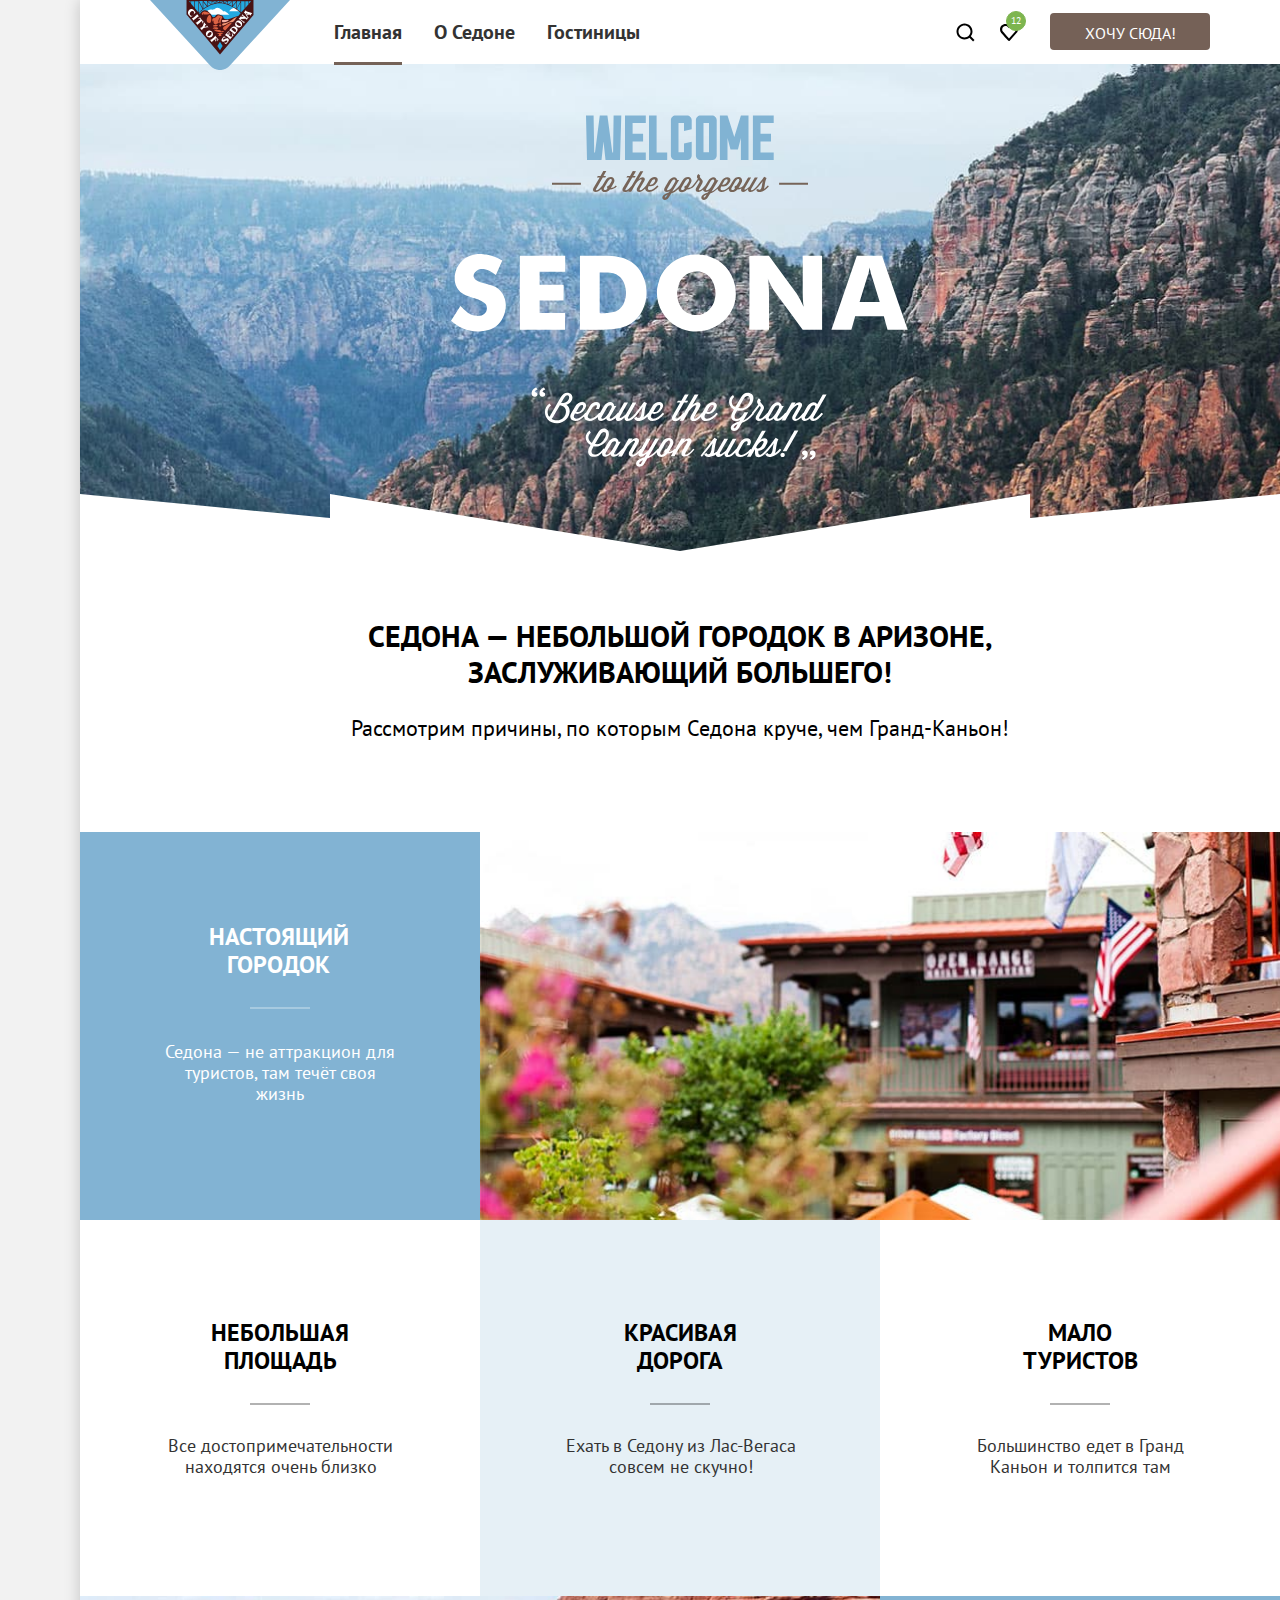
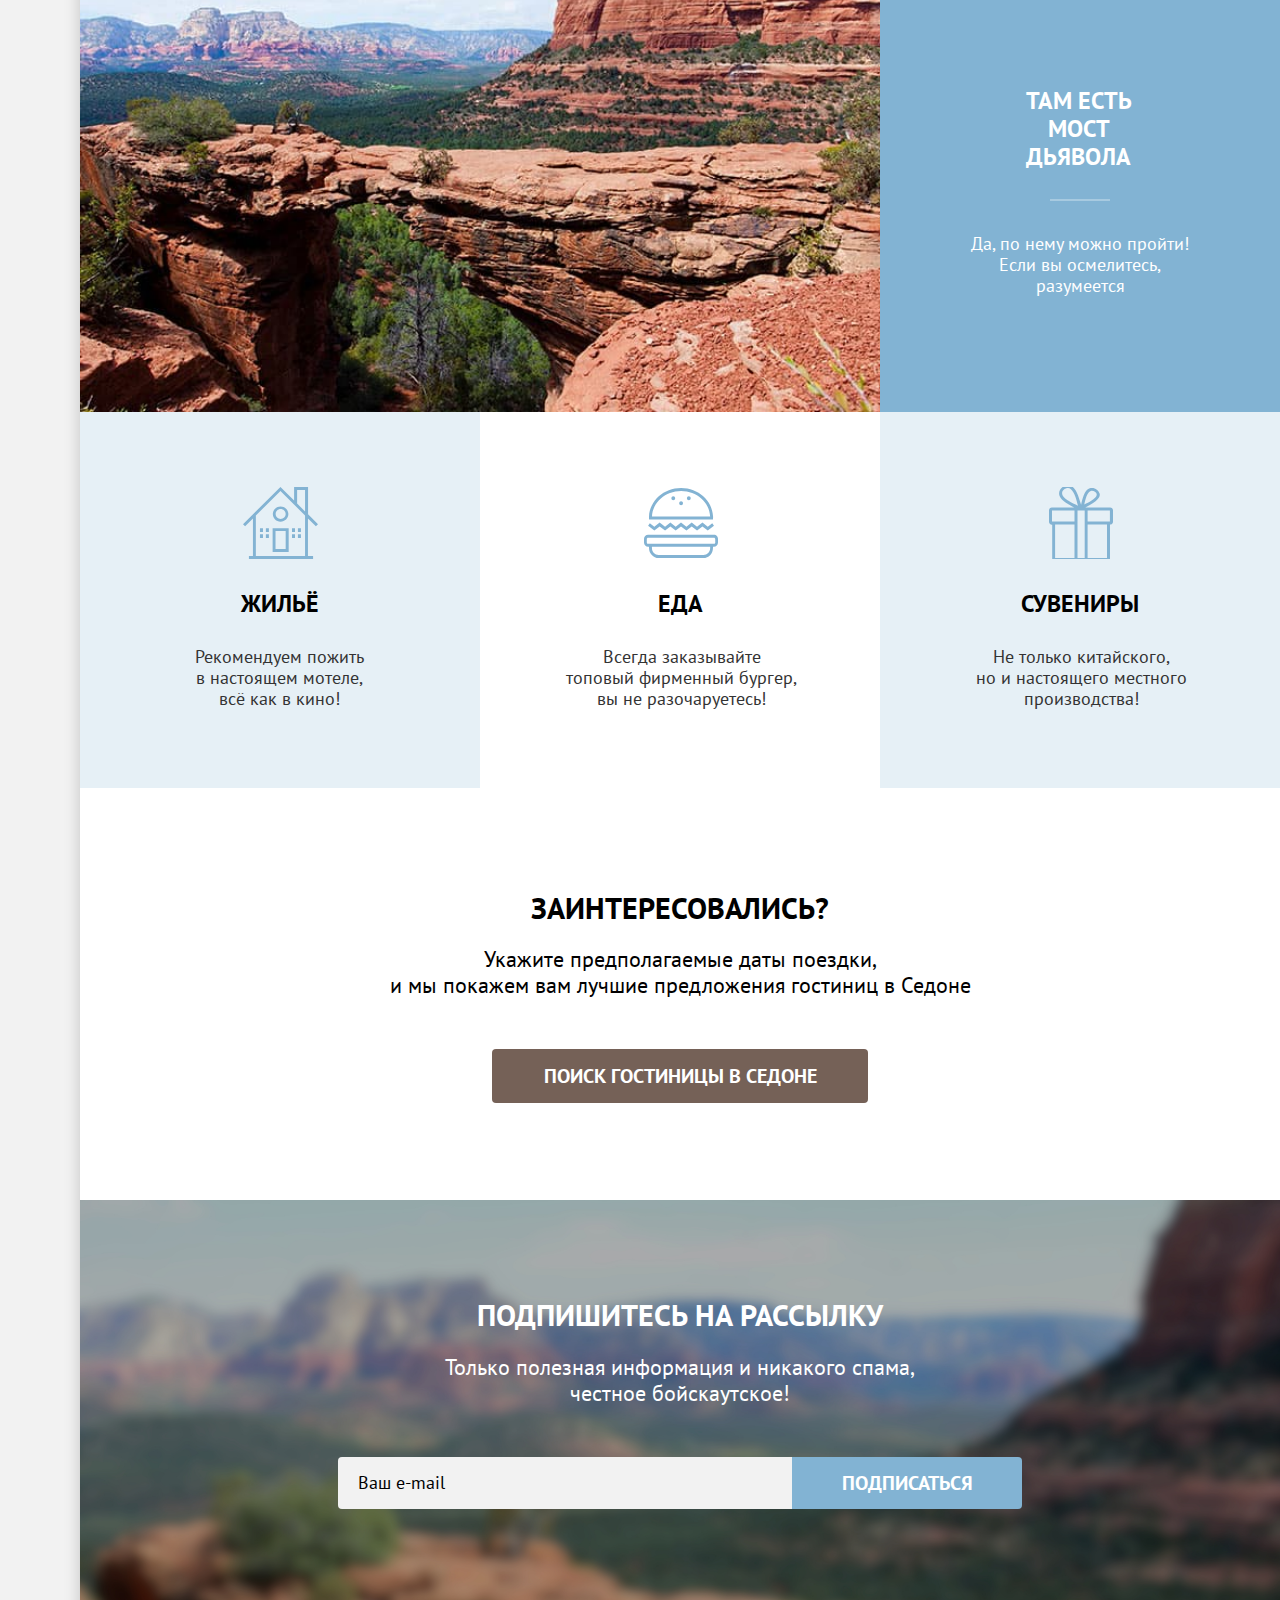
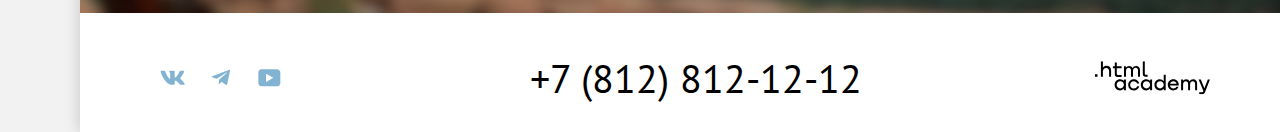
<file: index.html>
<!DOCTYPE html>
<html lang="en">

  <head>
    <meta charset="UTF-8">
    <meta http-equiv="X-UA-Compatible" content="IE=edge">
    <meta name="viewport" content="width=device-width, initial-scale=1.0">
    <title>Седона лучшее место для путешествия</title>
    <link rel="stylesheet" href="./styles/styles.css">
    <link rel="icon" href="favicon.ico">
    <link rel="icon" type="image/png" href="images/favicon.png">
  </head>

  <body class="page-body">
    <div class="page-container">
      <header class="page-header">
        <nav class="navigation">
          <a href="index.html" class="logo-link">
            <img src="./images/logo.svg" alt="Герб Седоны." class="logo-img" width="140" height="70">
          </a>
          <ul class="navigation-list">
            <li class="navigation-item">
              <a href="index.html" class="navigation-link navigation-link-current">Главная</a>
            </li>
            <li class="navigation-item">
              <a href="index.html" class="navigation-link">О Седоне</a>
            </li>
            <li class="navigation-item">
              <a href="catalog.html" class="navigation-link">Гостиницы</a>
            </li>
          </ul>
          <ul class="user-menu-navigation">
            <li class="user-menu-item search-item">
              <a href="#" class="user-menu-link">
                <span class="visually-hidden">Поиск.</span>
              </a>
            </li>
            <li class="user-menu-item favorites-item">
              <a href="#" class="user-menu-link">
                <span class="visually-hidden">Избранное.</span>
                <span class="number number-bacground">12</span>
              </a>
            </li>
            <li class="user-menu">
              <a href="#" class="menu-link">Хочу сюда!</a>
            </li>
          </ul>
        </nav>
      </header>
      <main class="leading-page main-container">
        <h1 class="visually-hidden">Сайт города Седона.</h1>
        <section class="welcome">
          <h2 class="visually-hidden">Главная страница Сайта.</h2>
          <img src="./images/welcome.svg" alt="Добро пожаловать в великолепную Седону потому что Гранд-Каньон отстой."
            class="welcome-img" width="458" height="352">
        </section>
        <section class="advantages">
          <h2 class="visually-hidden">Премущества города Седона.</h2>
          <p class="advantages-caption">Седона — небольшой городок в Аризоне, <br>заслуживающий большего!</p>
          <p class="advantages-description">Рассмотрим причины, по которым Седона круче, чем Гранд-Каньон!</p>
          <div class="container">
            <ul class="advantages-list">
              <li class="advantages-header">
                <div class="advantages-container">
                  <h3 class="advantages-headline">Настоящий городок</h3>
                  <p class="advantages-note">Седона — не аттракцион для туристов, там течёт своя жизнь</p>
                </div>
                <div class="advantages-img-container">
                  <img src="./images/advantage-real-city.jpg" alt="Город Седона." class="advantages-image" width="800"
                    height="384">
                </div>
              </li>
              <li class="advantages-item">
                <h3 class="advantages-title">Небольшая площадь</h3>
                <p class="advantages-text">Все достопримечательности находятся очень близко</p>
              </li>
              <li class="advantages-item-top">
                <h3 class="advantages-title">Красивая дорога</h3>
                <p class="advantages-text">Ехать в Седону из Лас-Вегаса совсем не скучно!</p>
              </li>
              <li class="advantages-item">
                <h3 class="advantages-title">Мало туристов</h3>
                <p class="advantages-text">Большинство едет в Гранд Каньон и толпится там</p>
              </li>
              <li class="advantages-header">
                <div class="advantages-img-container">
                  <img src="./images/advantage-devil's-bridge.jpg" alt="Мост дьявола." class="advantages-image"
                    width="800" height="384">
                </div>
                <div class="advantages-container">
                  <h3 class="advantages-headline">Там есть мост дьявола</h3>
                  <p class="advantages-note">Да, по нему можно пройти! Если вы осмелитесь, разумеется</p>
                </div>
              </li>
            </ul>
            <ul class="commerce">
              <li class="advantages-item-top">
                <h3 class="advantages-title-commerce advantages-house">Жильё</h3>
                <p class="advantages-text-commerce">Рекомендуем пожить в настоящем мотеле, всё как в кино!</p>
              </li>
              <li class="advantages-item">
                <h3 class="advantages-title-commerce advantages-food">Еда</h3>
                <p class="advantages text-commerce">Всегда заказывайте <br>топовый фирменный бургер, вы не
                  разочаруетесь!
                </p>
              </li>
              <li class="advantages-item-top">
                <h3 class="advantages-title-commerce advantages-souvenirs">Сувениры</h3>
                <p class="advantages text-commerce">Не только китайского, <br>но и настоящего местного производства!</p>
              </li>
            </ul>
          </div>
        </section>
        <section class="search-hotels">
          <h2 class="visually-hidden">Поиск отелей в Седоне.</h2>
          <p class="search-title">Заинтересовались?</p>
          <p class="search-note">Укажите предполагаемые даты поездки, <br>и мы покажем вам лучшие предложения гостиниц в
            Седоне</p>
          <a href="catalog.html" class="search-link">Поиск гостиницы в Седоне</a>
        </section>
      </main>
      <footer class="page-footer">
        <section class="subscribe">
          <h2 class="visually-hidden">Информация о нас.</h2>
          <div class="subscribe-container">
            <p class="subscribe-title">Подпишитесь на рассылку</p>
            <p class="subscribe-note">Только полезная информация и никакого спама, <br>честное бойскаутское!</p>
            <form action="https://echo.htmlacademy.ru/" class="subscribe-form-container" method="post">
              <label for="subscribe-email"></label>
              <input required type="email" class="filed" placeholder="Ваш e-mail" name="subscribe-email"
                id="subscribe-email">
              <input type="submit" class="subscribe-button" value="Подписаться">
            </form>
          </div>
        </section>
        <section class="socials-container">
          <h2 class="visually-hidden">Социальные сети.</h2>
            <div class="social-networks-container">
              <ul class="socials-list">
              <li class="socials-item">
                <a href="https://vk.com/htmlacademy" class="socials-link" aria-label="Вконтакте.">
                  <svg class="socials-svg" width="48" height="41" viewBox="0 0 48 41" fill="none"
                    xmlns="http://www.w3.org/2000/svg">
                    <path fill-rule="evenodd" clip-rule="evenodd"
                      d="M35.1164 14.8044C35.2824 14.2584 35.1164 13.8564 34.3214 13.8564H31.6964C31.0284 13.8564 30.7204 14.2034 30.5534 14.5864C30.5534 14.5864 29.2184 17.7824 27.3274 19.8584C26.7154 20.4604 26.4374 20.6514 26.1034 20.6514C25.9364 20.6514 25.6854 20.4604 25.6854 19.9134V14.8044C25.6854 14.1484 25.5014 13.8564 24.9454 13.8564H20.8174C20.4004 13.8564 20.1494 14.1604 20.1494 14.4494C20.1494 15.0704 21.0954 15.2144 21.1924 16.9624V20.7604C21.1924 21.5934 21.0394 21.7444 20.7054 21.7444C19.8154 21.7444 17.6504 18.5334 16.3654 14.8594C16.1164 14.1444 15.8644 13.8564 15.1934 13.8564H12.5664C11.8164 13.8564 11.6664 14.2034 11.6664 14.5864C11.6664 15.2684 12.5564 18.6564 15.8114 23.1374C17.9814 26.1974 21.0364 27.8564 23.8194 27.8564C25.4884 27.8564 25.6944 27.4884 25.6944 26.8534V24.5404C25.6944 23.8034 25.8524 23.6564 26.3814 23.6564C26.7714 23.6564 27.4384 23.8484 28.9964 25.3234C30.7764 27.0724 31.0694 27.8564 32.0714 27.8564H34.6964C35.4464 27.8564 35.8224 27.4884 35.6064 26.7604C35.3684 26.0364 34.5184 24.9854 33.3914 23.7384C32.7794 23.0284 31.8614 22.2634 31.5824 21.8804C31.1934 21.3894 31.3044 21.1704 31.5824 20.7334C31.5824 20.7334 34.7824 16.3074 35.1154 14.8044H35.1164Z" />
                  </svg>
                </a>
              </li>
              <li class="socials-item">
                <a href="https://t.me/htmlacademy " class="socials-link" aria-label="Телеграм.">
                  <svg class="socials-svg" width="48" height="41" viewBox="0 0 48 41" fill="none"
                    xmlns="http://www.w3.org/2000/svg">
                    <path
                      d="M31.785 12.9557L15.8405 19.1042C14.7523 19.5413 14.7586 20.1483 15.6408 20.419L19.7344 21.696L29.2058 15.7201C29.6537 15.4477 30.0629 15.5942 29.7265 15.8928L22.0528 22.8183H22.051L22.0528 22.8192L21.7705 27.0387C22.1841 27.0387 22.3667 26.8489 22.5987 26.625L24.5871 24.6915L28.7229 27.7464C29.4855 28.1664 30.0332 27.9506 30.2229 27.0405L32.9379 14.2453C33.2158 13.1311 32.5126 12.6266 31.785 12.9557Z" />
                  </svg>
                </a>
              </li>
              <li class="socials-item">
                <a href="https://www.youtube.com/user/htmlacademyru " class="socials-link" aria-label="Ютуб.">
                  <svg class="socials-svg" width="48" height="41" viewBox="0 0 48 41" fill="none"
                    xmlns="http://www.w3.org/2000/svg">
                    <path
                      d="M31.9402 12.3564H16.5074C14.6467 12.3564 13.3333 13.9502 13.3333 15.7564V25.8502C13.3333 27.7627 14.6467 29.3564 16.5074 29.3564H32.1591C33.8009 29.3564 35.3333 27.7627 35.3333 25.9564V15.7564C35.1143 13.9502 33.8009 12.3564 31.9402 12.3564ZM20.9949 24.8939V16.8189L28.3283 20.8564L20.9949 24.8939Z" />
                  </svg>
                </a>
              </li>
              </ul>
            </div>
            <div class="phone-container">
                <a href="tel+78128121212" class="socials-link-phone">+7 (812) 812-12-12</a>
            </div>
            <div class="logo-container">
                <a href="https://htmlacademy.ru" class="socials-link-logo" aria-label="htmlacademy.">
                  <svg class="socials-svg-logo" width="115" height="34" viewBox="0 0 115 34" fill="none"
                    xmlns="http://www.w3.org/2000/svg">
                    <g clip-path="url(#clip0_33515_1190)">
                      <path d="M0 13.2564V15.8564H2.5V13.2564H0Z" />
                      <path
                        d="M11.6 4.85645C10 4.85645 8.8 5.55645 8 6.55645H7.9V0.356445H5.9V15.8564H7.9V10.5564C7.9 8.45645 9.2 6.95645 11.2 6.95645C13 6.95645 14.1 8.35645 14.1 10.1564V15.8564H16.1V9.75644C16.2 6.75644 14.3 4.85645 11.6 4.85645Z" />
                      <path
                        d="M26.6 5.15645H21.8V1.45645H19.8V5.25645H17.9V7.25645H19.8V13.2564C19.8 14.9564 20.8 15.9564 22.5 15.9564H26.6V13.9564H22.9C22.2 13.9564 21.8 13.5564 21.8 12.8564V7.15645H26.6V5.15645Z" />
                      <path
                        d="M41.1 4.95645C39.5 4.95645 38.2 5.75644 37.6 7.05645H37.5C36.9 5.85645 35.7 4.95645 34.1 4.95645C32.7 4.95645 31.6 5.75645 31 6.75645H30.9V5.15645H29V15.7564H31V10.3564C31 8.35645 32 6.85645 33.6 6.85645C35.1 6.85645 36 7.85645 36 9.45645V15.7564H38V10.1564C38 7.75645 39.4 6.85645 40.6 6.85645C42.1 6.85645 43 7.85645 43 9.45645V15.7564H45V9.25644C45.1 6.75644 43.6 4.95645 41.1 4.95645Z" />
                      <path
                        d="M47.8 13.0564C47.8 14.7564 48.8 15.7564 50.6 15.7564H52.6V13.7564H50.9C50.2 13.7564 49.8 13.3564 49.8 12.6564V0.356445H47.8V13.0564Z" />
                      <path
                        d="M28.9 20.0564C28 18.9564 26.7 18.2564 25 18.2564C21.9 18.2564 19.6 20.5564 19.6 23.8564C19.6 27.1564 21.9 29.4564 25 29.4564C26.8 29.4564 28 28.6564 28.8 27.5564H28.9V29.1564H30.9V18.5564H28.9V20.0564ZM25.3 27.4564C23.1 27.4564 21.7 25.8564 21.7 23.8564C21.7 21.8564 23.1 20.2564 25.3 20.2564C27.5 20.2564 28.9 21.8564 28.9 23.8564C28.9 25.7564 27.5 27.4564 25.3 27.4564Z" />
                      <path
                        d="M44.2 22.3564C43.7 19.9564 41.6 18.2564 38.8 18.2564C35.4 18.2564 33.2 20.7564 33.2 23.8564C33.2 26.9564 35.4 29.4564 38.8 29.4564C41.6 29.4564 43.7 27.6564 44.2 25.2564H42.1C41.7 26.5564 40.4 27.5564 38.8 27.5564C36.6 27.5564 35.2 25.9564 35.2 23.9564C35.2 21.9564 36.6 20.3564 38.8 20.3564C40.4 20.3564 41.6 21.3564 42.1 22.5564H44.2V22.3564Z" />
                      <path
                        d="M55.1 20.0564C54.2 18.9564 52.9 18.2564 51.2 18.2564C48.1 18.2564 45.8 20.5564 45.8 23.8564C45.8 27.1564 48.1 29.4564 51.2 29.4564C53 29.4564 54.2 28.6564 55 27.5564H55.1V29.1564H57.1V18.5564H55.1V20.0564ZM51.5 27.4564C49.3 27.4564 47.9 25.8564 47.9 23.8564C47.9 21.8564 49.3 20.2564 51.5 20.2564C53.7 20.2564 55.1 21.8564 55.1 23.8564C55.1 25.7564 53.6 27.4564 51.5 27.4564Z" />
                      <path
                        d="M68.7 20.1564C67.8 19.0564 66.5 18.2564 64.8 18.2564C61.7 18.2564 59.4 20.5564 59.4 23.8564C59.4 27.1564 61.6 29.4564 64.8 29.4564C66.5 29.4564 67.8 28.6564 68.6 27.6564H68.7V29.1564H70.7V13.7564H68.7V20.1564ZM65.1 27.4564C62.9 27.4564 61.5 25.8564 61.5 23.8564C61.5 21.8564 62.9 20.2564 65.1 20.2564C67.3 20.2564 68.7 21.8564 68.7 23.8564C68.6 25.8564 67.2 27.4564 65.1 27.4564Z" />
                      <path
                        d="M78.3 18.2564C75 18.2564 72.8 20.7564 72.8 23.8564C72.8 26.8564 74.9 29.4564 78.3 29.4564C80.8 29.4564 82.8 28.1564 83.5 25.8564H81.4C80.9 26.8564 79.8 27.4564 78.4 27.4564C76.5 27.4564 75.1 26.1564 75 24.5564H83.8C84 20.9564 81.8 18.2564 78.3 18.2564ZM78.3 20.1564C80 20.1564 81.3 21.1564 81.6 22.7564H75.1C75.4 21.2564 76.6 20.1564 78.3 20.1564Z" />
                      <path
                        d="M98.2 18.2564C96.6 18.2564 95.3 19.0564 94.6 20.2564H94.5C93.9 19.0564 92.7 18.2564 91.1 18.2564C89.7 18.2564 88.6 18.9564 88 20.0564V18.5564H86.1V29.1564H88.1V23.7564C88.1 21.7564 89.1 20.3564 90.7 20.2564C92.2 20.2564 93.1 21.2564 93.1 22.8564V29.1564H95.1V23.5564C95.1 21.1564 96.5 20.2564 97.7 20.2564C99.2 20.2564 100.1 21.2564 100.1 22.8564V29.1564H102.1V22.6564C102.2 20.0564 100.7 18.2564 98.2 18.2564Z" />
                      <path
                        d="M109.4 27.3564L105.8 18.4564H103.6L108.4 30.0564C108.1 30.9564 107.7 31.2564 106.7 31.2564H104.2V33.2564H106.7C108.5 33.2564 109.5 32.4564 110.2 30.6564L114.9 18.4564H112.8L109.4 27.3564Z" />
                    </g>
                    <defs>
                      <clipPath id="clip0_33515_1190">
                        <rect width="115" height="33" fill="white" transform="translate(0 0.356445)" />
                      </clipPath>
                    </defs>
                  </svg>
                </a>
            </div>
          </section>
      </footer>
    </div>
    <div class="modal-container modal-container-close">
      <div class="modal modal-search">
        <div class="title-container">
          <h3 class="modal-title">Поиск гостиницы в Седоне</h3>
          <button type="button" class="modal-close"></button>
          <span class="visually-hidden">Закрыть модальное окно.</span>
        </div>
        <form action="https://echo.htmlacademy.ru/" class="modal-dates" method="get">
          <div class="modal-dates-container">
            <label for="arrival-date" class="modal-text">Дата Заезда:</label>
            <input type="text" required class="modal-filed" placeholder="27 апреля 2020" name="arrival-date" id="arrival-date">
            <p class="modal-note">Мы не можем отправить вас в прошлое.</p>
          </div>
          <div class="modal-dates-container">
            <label for="date-of-departure" class="modal-text-exit">Дата Выезда:</label>
            <input type="text" required class="modal-filed exit" placeholder="1 сентября 2023" name="date-of-departure" id="date-of-departure">
            <p class="modal-note-exit">На эти даты есть свободные номера. Пока есть.</p>
          </div>
          <div class="modal-people-container">
            <label for="adults" class="modal-text-adults">Взрослые:</label>
            <div class="input-container">
              <button type="button" class="button-minus">
                <svg class="svg-minus" width="14" height="2" viewBox="0 0 14 2" fill="none"
                  xmlns="http://www.w3.org/2000/svg">
                  <path d="M0 0L0 2L14 2V0L0 0Z" />
                </svg>
              </button>
              <input type="text" required class="modal-filed-people" placeholder="2" name="adults" id="adults">
              <button type="button" class="button-plus">
                <svg class="svg-plus" width="14" height="14" viewBox="0 0 14 14" fill="none"
                  xmlns="http://www.w3.org/2000/svg">
                  <path d="M14 6H8V0H6V6H0V8H6V14H8V8H14V6Z" />
                </svg>
              </button>
            </div>
            <label for="childs" class="modal-text-childs text-childs">Дети:</label>

            <div class="tooltip-container">
              <a href="#" class="modal-link">
                <span class="visually-hidden">информация.</span>
              </a>
              <div class="modal-tooltip-container">
                <span class="modal-tooltip">Укажите количество детей, которые будут с вами, возраст которых от 6 до 18
                  лет. Дети до 6 лет размещаются бесплатно.</span>
              </div>
            </div>
            <div class="input-container">
              <button class="button-minus" type="button">
                <svg class="svg-minus" width="14" height="2" viewBox="0 0 14 2" fill="none"
                  xmlns="http://www.w3.org/2000/svg">
                  <path d="M0 0L0 2L14 2V0L0 0Z" />
                </svg>
              </button>
              <input type="text" required class="modal-filed-people" placeholder="2" name="childs" id="childs">
              <button class="button-plus" type="button">
                <svg class="svg-plus" width="14" height="14" viewBox="0 0 14 14" fill="none"
                  xmlns="http://www.w3.org/2000/svg">
                  <path d="M14 6H8V0H6V6H0V8H6V14H8V8H14V6Z" />
                </svg>
              </button>
            </div>
          </div>
          <button type="submit" class="serach-button-modal">Найти</button>
        </form>
      </div>
    </div>
    <script src="./script/script.js"></script>
  </body>

</html>
</file>
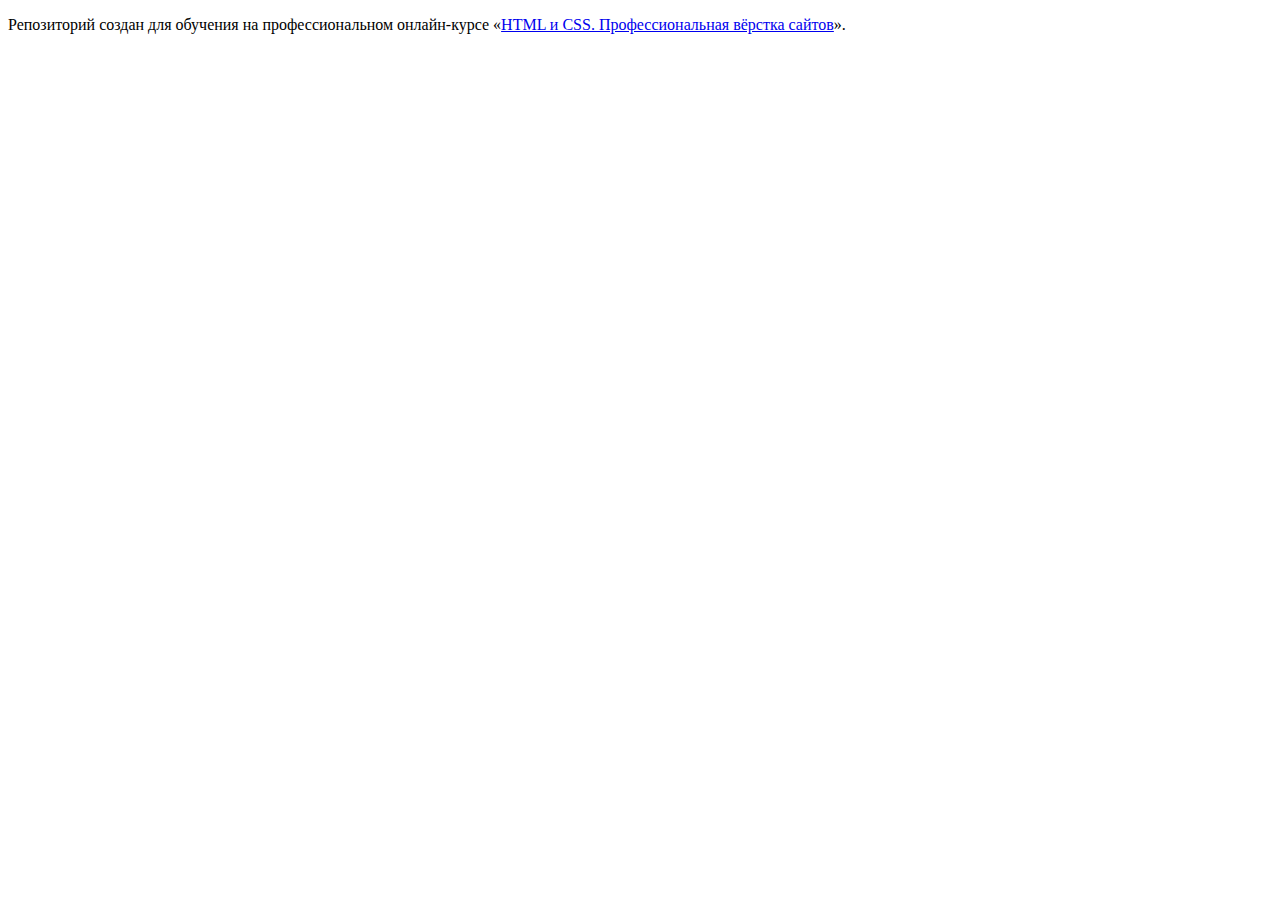
<file: 1/index.html>
<!DOCTYPE html>
<html lang="ru">
  <head>
    <meta charset="utf-8">
    <title>HTML Academy: Седона</title>
    <base href="https://htmlacademy-htmlcss.github.io/2247043-sedona-35/1/">
</head>
  <body>

    <p>Репозиторий создан для обучения на профессиональном онлайн‑курсе «<a href="https://htmlacademy.ru/intensive/htmlcss">HTML и CSS. Профессиональная вёрстка сайтов</a>».</p>

  </body>
</html>
</file>
<file: styles/styles.css>
@font-face {
  font-family: "PT Sans";
  font-weight: 400;
  src: url("../fonts/ptsans-400.woff2") format("woff2");
  font-display: swap;
}

@font-face {
  font-family: "PT Sans";
  font-weight: 700;
  src: url("../fonts/ptsans-700.woff2") format("woff2");
  font-display: swap;
}

html {
  height: 100%;
}

.page-body {
  min-width: 1280px;
  font-family: "PT Sans", "Arial", sans-serif;
  font-weight: 400;
  background: #f2f2f2;
  padding: 0 40px;
  margin: 0;
  display: flex;
  flex-direction: column;
  min-height: 100%;
}

.main-container {
  flex-grow: 1;
}

.visually-hidden {
  position: absolute;
  width: 1px;
  height: 1px;
  margin: -1px;
  border: 0;
  padding: 0;
  white-space: nowrap;
  clip-path: inset(100%);
  clip: rect(0 0 0 0);
  overflow: hidden;
}

.page-container {
  width: 1200px;
  background-color: #ffffff;
  margin: 0 auto;
  box-shadow: 0 0 15px rgba(0, 0, 0, 0.2);
}

.page-header {
  padding: 0 70px;
  background: #ffffff;
  margin: 0;
  z-index: 2;
  position: relative;
}

.navigation {
  position: relative;
  padding: 0;
  padding-left: 140px;
  margin: 0;
  display: flex;
}

.logo-link {
  position: absolute;
  left: 0;
  top: 0;
}

.logo-img {
  width: 140px;
  height: 70px;
}

.navigation-list {
  display: flex;
  margin: 0;
  width: 440px;
  gap: 24px;
  flex-wrap: wrap;
}

.navigation-item {
  padding: 20px 4px;
  margin: 0;
  list-style: none;
}

.navigation-link {
  text-decoration: none;
  font-weight: 700;
  font-size: 20px;
  line-height: 24px;
  color: #333333;
  position: relative;
  padding: 20px 0;
}

.navigation-link:hover {
  background-color: #83b3d333;
}

.navigation-link:focus {
  background-color: #83b3d333;
  outline: none;
}

.navigation-link:active {
  color: #82b3d3;
}

.navigation-link-current::before {
  content: "";
  position: absolute;
  border-bottom: 3px solid #756257;
  top: 43px;
  right: 0;
  left: 0;
  bottom: 0;
}

.user-menu-navigation {
  display: flex;
  margin: 0;
  padding: 0;
  width: 400px;
  margin-left: auto;
  gap: 14px;
  flex-wrap: wrap;
  justify-content: flex-end;
}

.user-menu-item {
  padding: 0;
  margin: 0;
  list-style: none;
}

.search-item {
  background-image: url("../images/icon-search.svg");
  background-position: center;
  background-repeat: no-repeat;
}

.favorites-item {
  background-image: url("../images/heart.svg");
  background-position: center;
  background-repeat: no-repeat;
}

.user-menu-link {
  display: block;
  text-decoration: none;
  position: relative;
  padding: 22px 5px;
  width: 20px;
  height: 20px;
}

.user-menu-link:hover {
  background-color: #83b3d333;
}

.user-menu-link:focus {
  background-color: #83b3d333;
  outline: none;
}

.user-menu-link:active {
  color: #e6e6e6;
}

.number {
  width: 11px;
  height: 10px;
  font-weight: 400;
  font-size: 10px;
  line-height: 10px;
  color: #000000;
  text-align: center;
  box-sizing: border-box;
  padding-top: 4px;
}

.number-bacground {
  border: 1px solid #7db54f;
  background-color: #7db54f;
  border-radius: 50%;
  width: 20px;
  height: 20px;
  position: absolute;
  top: 11px;
  right: -2px;
  color: #ffffff;
}

.user-menu {
  list-style: none;
  padding: 13px 0;
  padding-left: 12px;
}


.navigation-icon {
  position: absolute;
  top: 0;
  right: 0;
  left: 0;
  bottom: 0;
  margin: auto;
}

.menu-link {
  text-decoration: none;
  display: inline-block;
  border-radius: 4px;
  background-color: #756157;
  text-transform: uppercase;
  color: #ffffff;
  width: 160px;
  padding: 10px 5px 7px;
  text-align: center;
  box-sizing: border-box;
}

.menu-link:hover {
  background-color: #615048;
}

.menu-link:focus {
  background-color: #615048;
  outline: none;
}

.menu-link:active {
  background-color: #756157;
  color: #ffffff4d;
}

.welcome {
  background-image: url(../images/main-header-background.jpg);
  text-align: center;
  padding-top: 51px;
  padding-bottom: 80px;
  background-repeat: no-repeat;
  background-position: center top;
  background-size: cover;
  background-color: #83b3d333;;
  position: relative;
}

.welcome-img {
  width: 458px;
  height: 352px;
  position: relative;
}

.welcome::after {
  content: "";
  background-image: url("../images/divider-Vector.svg");
  background-position: center;
  background-repeat: no-repeat;
  position: absolute;
  width: 1200px;
  height: 57px;
  right: 0;
  bottom: 0;
}

.advantages {
  padding-top: 37px;
}

.advantages-caption {
  margin-bottom: 25px;
  font-weight: 700;
  font-size: 30px;
  line-height: 36px;
  text-transform: uppercase;
  text-align: center;
}

.advantages-description {
  padding-top: 0;
  margin: 0;
  font-weight: 400;
  font-size: 22px;
  line-height: 26px;
  text-align: center;
  margin-bottom: 91px;
}

.advantages-list {
  padding: 0;
  margin: 0;
  display: flex;
  list-style: none;
  flex-wrap: wrap;
}

.advantages-header {
  list-style: none;
  display: flex;
  background: #82b3d3;
}

.advantages-top {
  display: flex;
  justify-content: center;
}

.advantages-headline {
  position: relative;
  padding-left: 113px;
  padding-right: 116px;
  margin: 0;
  margin-bottom: 62px;
  font-weight: 700;
  font-size: 24px;
  line-height: 28px;
  text-transform: uppercase;
  text-align: center;
  color: #ffffff;
}

.advantages-headline::after {
  content: "";
  width: 60px;
  height: 1px;
  border-top: 2px solid rgba(255, 255, 255, 0.3);
  position: absolute;
  bottom: -31px;
  left: 50%;
  margin-left: -30px;
}

.rectangle {
  width: 60px;
  height: 2px;
  background-color: #000000;
}

.advantages-title {
  position: relative;
  margin-top: 99px;
  padding-left: 120px;
  padding-right: 120px;
  margin-bottom: 60px;
  font-weight: 700;
  font-size: 24px;
  line-height: 28px;
  text-align: center;
  text-transform: uppercase;
}

.advantages-title::before {
  content: "";
  display: block;
  width: 60px;
  height: 1px;
  border-top: 2px solid rgba(0, 0, 0, 0.3);
  position: absolute;
  bottom: -31px;
  left: 50%;
  margin-left: -30px;
}

.advantages-title-commerce {
  margin: 0;
  padding: 0;
  margin-top: 178px;
  margin-bottom: 28px;
  font-weight: 700;
  font-size: 24px;
  line-height: 28px;
  text-align: center;
  text-transform: uppercase;
}

.advantages-food::before {
  content: "";
  display: block;
  background-image: url("../images/icon-food.svg");
  background-repeat: no-repeat;
  background-position: center;
  position: absolute;
  width: 77px;
  height: 72px;
  left: 50%;
  top: 75px;
  transform: translateX(-50%);
}

.advantages-house::before {
  content: "";
  display: block;
  background-image: url("../images/icon-home.svg");
  background-repeat: no-repeat;
  background-position: center;
  position: absolute;
  width: 77px;
  height: 72px;
  left: 50%;
  top: 75px;
  transform: translateX(-50%);
}

.advantages-souvenirs::before {
  content: "";
  display: block;
  background-image: url("../images/icon-souvenirs.svg");
  background-repeat: no-repeat;
  background-position: center;
  position: absolute;
  width: 77px;
  height: 72px;
  left: 50%;
  top: 75px;
  transform: translateX(-50%);
}

.advantages-note {
  padding: 0 80px;
  margin: 0;
  font-weight: 400;
  font-size: 18px;
  line-height: 21px;
  text-align: center;
  color: #ffffff;
  margin-bottom: 116px;
}

.advantages-img-container {
  width: 800px;
  height: 100%;
  overflow: hidden;
}

.advantages-image {
  height: 100%;
  width: auto;
}

.advantages-item {
  list-style: none;
  width: 400px;
  position: relative;
}

.advantages-item-top {
  list-style: none;
  width: 400px;
  background: rgba(131, 179, 211, 0.2);
  position: relative;
}

.advantages-text {
  padding-left: 68px;
  padding-right: 67px;
  margin-bottom: 119px;
  font-weight: 400;
  font-size: 18px;
  line-height: 21px;
  text-align: center;
  color: #333333;
}

.text-commerce {
  margin: 0;
  padding: 0;
  padding-left: 84px;
  padding-right: 81px;
  margin-bottom: 79px;
  font-weight: 400;
  font-size: 18px;
  line-height: 21px;
  text-align: center;
  color: #333333;
}

.advantages-text-commerce {
  margin: 0;
  padding: 0;
  padding-left: 110px;
  padding-right: 112px;
  margin-bottom: 58px;
  font-weight: 400;
  font-size: 18px;
  line-height: 21px;
  text-align: center;
  color: #333333;
}

.advantages-container {
  width: 400px;
  margin-top: 91px;
}

.commerce {
  display: flex;
  margin: 0 auto;
  padding: 0;
}

.page-footer {
  padding-bottom: 10px;
}

.search-hotels {
  text-align: center;
  padding-top: 102px;
  margin-bottom: 97px;
}

.search-title {
  margin: 0 0 20px;
  font-weight: 700;
  font-size: 30px;
  line-height: 36px;
  text-transform: uppercase;
}

.search-note {
  padding: 0;
  margin: 0 auto 51px;
  font-weight: 400;
  font-size: 22px;
  line-height: 26px;
  width: 645px;
}

.search-link {
  background: #756157;
  border-radius: 4px;
  text-transform: uppercase;
  color: #ffffff;
  width: 376px;
  min-height: 52px;
  display: inline-block;
  text-decoration: none;
  box-sizing: border-box;
  font-weight: 700;
  font-size: 20px;
  line-height: 36px;
  padding: 9px;
}

.search-link:hover {
  background-color: #615048;
}

.search-link:focus {
  background-color: #615048;
  outline: none;
}

.search-link:active {
  background-color: #756157;
  color: #ffffff4d;
}

.subscribe {
  background-image: url(../images/bacground-footer-subscribe.jpg);
  width: 1200px;
  background-repeat: no-repeat;
  background-position: center top;
  background-size: cover;
  margin-top: 97px;
  background-color: #83b3d333;
}

.subscribe-title {
  margin: 0 0 21px;
  padding-top: 97px;
  font-weight: 700;
  font-size: 30px;
  line-height: 36px;
  text-transform: uppercase;
  text-align: center;
  color: #ffffff;
}

.subscribe-note {
  padding: 0;
  margin: 0 auto 51px;
  font-weight: 400;
  font-size: 22px;
  line-height: 26px;
  text-align: center;
  color: #ffffff;
  width: 475px;
}

.subscribe-form {
  text-align: center;
  border-radius: 4px 0 0 4px;
  padding-bottom: 98px;
}

.subscribe-form-catalog {
  text-align: center;
  border-radius: 4px 0 0 4px;
  margin-bottom: 104px;
}

.subscribe-form-container {
  display: flex;
  width: 684px;
  margin: 0 auto;
  padding-bottom: 104px;
}

.subscribe-form-container-catalog {
  display: flex;
  width: 684px;
  margin: 0 auto;
}

.subscribe-caption {
  margin: 0 0 20px;
  font-weight: 700;
  font-size: 30px;
  line-height: 36px;
  text-transform: uppercase;
  text-align: center;
  color: #333333;
}

.subscribe-text {
  font-weight: 400;
  font-size: 22px;
  line-height: 26px;
  padding: 0;
  margin: 0 auto 54px;
  width: 475px;
}

.filed {
  font-family: "PT Sans", "Arial", sans-serif;
  width: 458px;
  min-height: 46px;
  border-radius: 4px 0 0 4px;
  border: 3px solid transparent;
  background-color: #f2f2f2;
  font-weight: 400;
  font-size: 18px;
  line-height: 24px;
  box-sizing: border-box;
  padding: 0 17px;
}

.filed::placeholder {
  color: #000000;
}

.filed:hover {
  background-color: #e6e6e6;
}

.filed:focus {
  border-color: #83b3d3;
  outline: none;
}

.subscribe-button {
  font-family: "PT Sans", "Arial", sans-serif;
  background-color: #82b3d3;
  text-transform: uppercase;
  text-align: center;
  color: #ffffff;
  width: 232px;
  min-height: 52px;
  border-radius: 0 4px 4px 0;
  font-weight: 700;
  font-size: 20px;
  line-height: 36px;
  border: none;
  cursor: pointer;
  display: inline-block;
}

.subscribe-button:disabled {
  background-color: #e5e5e5;
}

.subscribe-button:hover {
  background-color: #68a2ca;
}

.subscribe-button:focus {
  background-color: #68a2ca;
  outline: none;
}

.subscribe-button:active {
  background-color: #82b3d3;
  color: #ffffff4d;
}

.subscribe-button:disabled {
  background-color: #e5e5e5;
  color: #ffffff;
  cursor: default;
}

.socials-container {
  display: flex;
  width: 1200px;
  padding-bottom: 20px;
}

.socials-list {
  margin: 44px 0 0 69px;
  padding: 0;
  list-style-type: none;
  display: flex;
  flex-wrap: wrap;
}

.socials-list-catalog {
  margin: 0;
  padding: 0;
  padding-top: 8px;
  list-style-type: none;
  display: flex;
  flex-wrap: wrap;
}

.social-networks-container {
  display: flex;
  width: 250px;
  flex-wrap: wrap;
}

.phone-container {
  display: flex;
  flex-wrap: wrap;
  width: 750px;
}

.logo-container {
  display: flex;
  flex-wrap: wrap;
  width: 200px;
}

.socials-link {
  text-decoration: none;
}

.socials-link-logo {
  text-decoration: none;
  padding: 48px 15px 0;
}

.socials-svg {
  fill: #83b3d3;
}

.socials-link:hover .socials-svg {
  fill: #68a2ca;
}

.socials-link:focus .socials-svg {
  fill: #68a2ca;
}

.socials-link:active .socials-svg {
  fill: #68a2ca4d;
}

.socials-link-phone {
  font-weight: 400;
  font-size: 40px;
  line-height: 40px;
  text-transform: uppercase;
  text-align: center;
  text-decoration: none;
  padding: 45px 200px 0;
  color: #000000;
}


.socials-link-phone:hover {
  color: #756157;
}

.socials-link-phone:focus {
  color: #756157;
  outline: none;
}

.socials-link-phone:active {
  color: #7561574d;
}

.socials-svg-logo {
  fill: #000000;
}

.socials-link-logo:hover .socials-svg-logo {
  fill: #756157;
}

.socials-link-logo:focus .socials-svg-logo {
  fill: #756157;
}

.socials-link-logo:active .socials-svg-logo {
  fill: #7561574d;
}

.filter-group {
  background-image: url("../images/background-filter-content.jpg");
  width: 1200px;
  background-repeat: no-repeat;
  background-position: center top;
  background-size: cover;
  background-color: #83b3d333;
}

.filter-title {
  margin: 0;
  margin-bottom: 6px;
  padding: 36px 70px 0;
  font-weight: 700;
  font-size: 60px;
  line-height: 78px;
  color: #ffffff;
}

.breadcrumbs {
  margin: 0 71px;
  margin-bottom: 38px;
}

.filter-box {
  display: flex;
}

.filter-form {
  margin-bottom: 50px;
  padding-bottom: 43px;
}

.filter-column {
  padding: 0;
  margin: 0;
  border: 0;
}

.input-title {
  font-weight: 700;
  font-size: 20px;
  line-height: 24px;
  color: #ffffff;
  margin-left: 76px;
}

.filter-button {
  display: flex;
  flex-direction: column;
  border: none;
  cursor: pointer;
  padding-top: 58px;
  margin-left: 68px;
}

.selection-btn {
  font-family: "PT Sans", "Arial", sans-serif;
  width: 191px;
  height: 36px;
  background: #82b3d3;
  border-radius: 4px;
  font-weight: 700;
  font-size: 16px;
  line-height: 17px;
  text-transform: uppercase;
  color: #ffffff;
  border: none;
  cursor: pointer;
  display: inline-block;
  margin-bottom: 36px;
}

.selection-btn:hover {
  background-color: #68a2ca;
}

.selection-btn:focus {
  background-color: #68a2ca;
  outline: none;
}

.selection-btn:active {
  background-color: #82b3d3;
  color: #ffffff4d;
}

.selection-btn:disabled {
  background-color: #e5e5e5;
}

.reset-btn {
  font-family: "PT Sans", "Arial", sans-serif;
  font-weight: 700;
  font-size: 16px;
  line-height: 20px;
  text-transform: uppercase;
  color: #ffffff;
  background-color: transparent;
  border: 3px solid transparent;
  cursor: pointer;
  display: inline-block;
  border-radius: 4px;
}

.reset-btn:hover {
  color: #ffffff99
}

.reset-btn:focus {
  border-color: #83b3d3;
  outline: none;
}

.reset-btn:active {
  color: #ffffff4d
}

.reset-btn:disabled {
  color: #ffffff1a;
  cursor: default;
}

.sorting-link {
  text-decoration: none;
  font-weight: 400;
  font-size: 16px;
  line-height: 21px;
  color: #ffffff;
  position: relative;
  padding-left: 17px;
  display: inline-block;
  margin-top: 1px;
}

.breadcrumbs-link {
  position: relative;
  padding-right: 23px;
}

.breadcrumbs-link::after {
  background-image: url("../images/icone-home.svg");
  background-position: center;
  background-repeat: no-repeat;
  content: "";
  position: absolute;
  top: 6px;
  left: 0;
  width: 12px;
  height: 12px;
}

.checkbox-radio {
  display: flex;
}

.checkbox-title {
  font-weight: 700;
  font-size: 20px;
  line-height: 24px;
  color: #ffffff;
  margin-left: 68px;
}

.checkbox-item {
  font-weight: 400;
  font-size: 18px;
  line-height: 23px;
  color: #ffffff;
  padding: 8px 1px;
}

.checkbox-list {
  width: 150px;
  list-style: none;
  margin: 0;
  padding: 0;
  margin-top: 26px;
  margin-left: 94px;
}

.control {
  position: relative;
  display: block;
  padding-left: 10px;
  cursor: pointer;
}

.control-mark {
  position: absolute;
  top: 1px;
  left: -25px;
  width: 20px;
  height: 20px;
  background-color: #ffffff;
  border-radius: 4px;
}

.control:hover {
  opacity: 0.6;
}

.control-input:focus + .control-mark {
  outline: 3px solid #83b3d3;
}

.control-input:active + .control-mark {
  opacity: 0.3;
}

.control-input[type="checkbox"]:checked + .control-mark::before {
  position: absolute;
  content: "";
  background-image: url("../images/mark.svg");
  background-repeat: no-repeat;
  background-position: center;
  top: 5px;
  left: 4px;
  width: 12px;
  height: 10px;
}

.radio-title {
  font-weight: 700;
  font-size: 20px;
  line-height: 24px;
  color: #ffffff;
  margin-left: 44px;
}

.radio-list {
  list-style: none;
  margin: 24px 72px;
  padding: 0;
}

.radio-item {
  padding: 8px 0;
}

.control-radio {
  position: relative;
  display: block;
  cursor: pointer;
  padding-left: 10px;
}

.control-label-radio {
  font-weight: 400;
  font-size: 18px;
  line-height: 23px;
  color: #ffffff;
}

.control-mark-radio {
  position: absolute;
  top: 3px;
  left: -25px;
  width: 20px;
  height: 20px;
  background-color: #ffffff;
  border-radius: 50%;
}

.control-radio:hover {
  opacity: 0.6;
}

.control-input:focus + .control-mark-radio {
  outline: 3px solid #83b3d3;
}

.control-input:active + .control-mark-radio {
  opacity: 0.3;
}

.control-input[type="radio"]:checked + .control-mark-radio::before {
  background-image: url("../images/radio-circle.svg");
  background-repeat: no-repeat;
  background-position: center;
  width: 10px;
  height: 10px;
  content: "";
  position: absolute;
  top: 5px;
  left: 5px;
}

.cost-container {
  margin: 32px 0 44px 78px;
  position: relative;
}

.cost {
  background: #f2f2f2;
  border-radius: 4px 0 0 4px;
  width: 143px;
  height: 48px;
  font-weight: 400;
  font-size: 18px;
  line-height: 24px;
  box-sizing: border-box;
  padding: 23px 17px;
  border: 3px solid transparent;
}

.cost-until {
  border-radius: 0 4px 4px 0;
}

.cost:hover {
  background-color: #e6e6e6;
}

.cost:focus {
  border-color: #83b3d3;
  outline: none;
}

.cost-text {
  position: absolute;
  top: 14px;
  right: 168px;
  opacity: 0.3;
}

.cost-text-max {
  position: absolute;
  top: 14px;
  right: 23px;
  opacity: 0.3;
}

.range-scale {
  position: relative;
  height: 4px;
  width: 288px;
  margin-left: 79px;
  border-top: 4px solid rgba(255, 255, 255, 0.3);
}

.range-bar {
  position: absolute;
  height: 4px;
  background-color: #ffffff;
  top: -4px;
  left: 0;
  width: 226px;
}

.range-toggle {
  border: 3px solid transparent;
  position: absolute;
  width: 20px;
  height: 20px;
  border-radius: 5px;
  background-color: #ffffff;
  cursor: pointer;
}

.cost::-webkit-inner-spin-button,
.cost::-webkit-outer-spin-button {
  appearance: none;
  margin: 0;
}

.toggle-min {
  top: -8px;
  left: 0;
}

.toggle-max {
  top: -8px;
  right: 0;
}

.range-toggle:focus {
  border-color: #83b3d3;
  outline: none;
}

.range-toggle:active {
  border: 2px solid #83b3d3;
}

.radio-form {
  width: 20px;
  height: 20px;
}

.sorting-link {}

.sorting-link::before {
  content: "";
  position: absolute;
  background-image: url("../images/arrow.svg");
  background-position: center;
  background-repeat: no-repeat;
  top: 7px;
  left: 0;
  width: 7px;
  height: 10px;
}

.sorting-link:hover {
  color: #ffffff99;
}

.sorting-link:focus {
  color: #ffffff;
}

.sorting-link:active {
  color: #ffffff4d;
}

.sorting {
  display: flex;
  margin-bottom: 38px;
}

.sorting-text {
  font-weight: 400;
  font-size: 18px;
  line-height: 21px;
}

.sorting-title {
  padding-top: 6px;
  padding-left: 72px;
  margin: 0;
  font-weight: 700;
  font-size: 30px;
  line-height: 36px;
  text-transform: uppercase;
}

.sorting-hotels {
  font-family: "PT Sans", "Arial", sans-serif;
  padding: 0 15px;
  margin-left: 200px;
  width: 292px;
  height: 49px;
  cursor: pointer;
  font-weight: 400;
  font-size: 18px;
  line-height: 21px;
  border: 2px solid #e5e5e5;
  border-radius: 4px;
  appearance: none;
  position: relative;
  background-image: url("../images/select-arrow.svg");
  background-repeat: no-repeat;
  background-position: right 19px center;
}


.sorting-hotels:hover {
  border: 2px solid #68a2ca;
}

.sorting-hotels:focus {
  border: 2px solid #68a2ca;
  outline: none;
}

.sorting-hotels:active {
  border: 2px solid #3f5e72;
}

.sorting-hotels:disabled {
  border: 2px solid #0000004D;
}

.view-list {
  list-style: none;
  display: flex;
  margin: 0;
  gap: 5px;
  margin-left: 67px;
  padding: 0;
}

.sorting-view {
  position: relative;
}

.sorting-view-link {
  width: 48px;
  height: 48px;
  border: 2px solid #e5e5e5;
  border-radius: 4px;
  display: flex;
  justify-content: center;
  align-items: center;
}

.sorting-view-link:hover {
  border-color: #000000;
}

.sorting-view-link:focus {
  border-color: #68a2ca;
  outline: none;

}

.sorting-view-link:active {
  border-color: #000000;
}

.sorting-view-first::after {
  content: "";
  background-image: url("../images/view-first.svg");
  background-position: center;
  background-repeat: no-repeat;
  width: 16px;
  height: 14px;
}

.sorting-view-second::after {
  content: "";
  background-image: url("../images/view-second.svg");
  background-position: center;
  background-repeat: no-repeat;
  width: 16px;
  height: 14px;
}

.sorting-view-third::after {
  content: "";
  background-image: url("../images/view-third.svg");
  background-position: center;
  background-repeat: no-repeat;
  width: 16px;
  height: 14px;
}

.catalog-list {
  display: grid;
  grid-template-columns: 340px 340px 340px;
  list-style: none;
  margin: 0 auto;
  padding: 0;
  flex-wrap: wrap;
  column-gap: 20px;
  row-gap: 18px;
  width: 1060px;
  margin-bottom: 72px;
}

.catalog-item {
  border: 1px solid #e6e6e6;
  padding: 20px;
  width: 340px;
  box-sizing: border-box;
  border-radius: 4px;
}

.catalog-link {
  text-decoration: none;
  font-weight: 700;
  font-size: 24px;
  line-height: 28px;
  color: #000000;
}

.catalog-content {
  display: grid;
  grid-template-columns: 1fr 1fr;
  column-gap: 20px;
  row-gap: 16px;
}

.catalog-link-text {
  text-decoration: none;
}

.catalog-text {
  font-weight: 400;
  font-size: 18px;
  line-height: 21px;
  color: #333333;
  margin: 0;
  padding-top: 15px;
}

.price {
  text-align: right;
  font-weight: 400;
  font-size: 18px;
  line-height: 21px;
  padding-top: 15px;
}

.catalog-more {
  padding: 7px 26px;
  width: 140px;
  min-height: 36px;
  text-decoration: none;
  font-weight: 700;
  font-size: 16px;
  line-height: 20px;
  text-transform: uppercase;
  color: #ffffff;
  background: #756157;
  border-radius: 4px;
  box-sizing: border-box;
}

.catalog-button {
  padding: 5px 10px;
  background: #82b3d3;
  border-radius: 4px;
  font-weight: 700;
  font-size: 14px;
  line-height: 20px;
  text-transform: uppercase;
  color: #ffffff;
  box-sizing: border-box;
  border: none;
  cursor: pointer;
}

.catalog-button:hover {
  background-color: #68a2ca;
}

.catalog-button:focus {
  background-color: #68a2ca;
  outline: none;
}

.catalog-button:active {
  background-color: #82b3d3;
  color: #ffffff4d;
}

.catalog-button:disabled {
  background-color: #e5e5e5;
}

.catalog-button-active {
  padding: 5px 10px;
  background: #7db54f;
  border-radius: 4px;
  font-weight: 700;
  font-size: 14px;
  line-height: 20px;
  text-transform: uppercase;
  color: #ffffff;
  box-sizing: border-box;
  border: none;
  cursor: pointer;
}

.catalog-button-active:hover {
  background-color: #6c9e42;
}

.catalog-button-active:focus {
  background-color: #6c9e42;
  outline: none;
}

.catalog-button-active:active {
  background-color: #7db54f;
  color: #ffffff4d;
}

.catalog-button-active:disabled {
  background-color: #e5e5e5;
}

.stars {
  height: 17px;
  background: url("../images/star.svg") space 0 0;
}

.stars--one {
  width: 19px;
}

.stars--two {
  width: 41px;
  margin: 10px 0;
  padding: 0;
}

.stars--three {
  width: 66px;
  margin: 10px 0;
  padding: 0;
}

.stars--four {
  width: 89px;
  margin: 10px 0;
  padding: 0;
}

.stars--five {
  width: 108px;
}

.catalog-note {
  margin: 0;
  padding: 5px 0;
  margin-top: 2px;
  width: 140px;
  font-weight: 400;
  font-size: 16px;
  line-height: 20px;
  text-transform: uppercase;
  text-align: center;
  color: #333333;
  background: #f2f2f2;
  border-radius: 4px;
}

.catalog-img {
  margin-bottom: 11px;
}

.pagination {
  padding: 0;
  margin-bottom: 144px;
}

.pagination-list {
  list-style: none;
  display: flex;
  flex-wrap: wrap;
  gap: 8px;
  margin: 0;
  padding: 0;
  margin-left: 68px;
}

.pagination-item-active {
  padding: 22px 0;
}

.pagination-item {
  box-sizing: border-box;
  padding: 22px 0;
}

.pagination-link:hover {
  background-color: #68a2ca;
  border-color: #68a2ca;
}

.pagination-link:focus {
  background-color: #68a2ca;
  border-color: #68a2ca;
  outline: none;
}

.pagination-link:active {
  background-color: #68a2ca;
  border-color: #68a2ca;
  color: #ffffff4d;
}

.pagination-item-dots {
  box-sizing: border-box;
  padding: 20px 0;
}

.pagination-link-dots {
  text-decoration: none;
  width: 60px;
  height: 60px;
  border-radius: 4px;
  border: 1px solid #ffffff;
  font-weight: 700;
  font-size: 20px;
  line-height: 36px;
  text-align: center;
  box-sizing: border-box;
  padding: 16px 23px;
  cursor: pointer;
  background-color: #ffffff;
  color: #333333;
}

.pagination-link-active {
  text-decoration: none;
  color: #333333;
  border: 1px solid #ffffff;
  width: 60px;
  height: 60px;
  font-weight: 700;
  font-size: 20px;
  line-height: 36px;
  background: #f2f2f2;
  border-radius: 4px;
  text-align: center;
  box-sizing: border-box;
  padding: 17px 24px;
  cursor: default;
}

.pagination-link {
  text-decoration: none;
  width: 60px;
  height: 60px;
  border-radius: 4px;
  color: #ffffff;
  border: 1px solid #82b3d3;
  font-weight: 700;
  font-size: 20px;
  line-height: 36px;
  text-align: center;
  box-sizing: border-box;
  padding: 16px 23px;
  cursor: pointer;
  background-color: #82b3d3;
}

.pagination-link-ten {
  text-decoration: none;
  width: 60px;
  height: 60px;
  border-radius: 4px;
  color: #ffffff;
  border: 1px solid #82b3d3;
  font-weight: 700;
  font-size: 20px;
  line-height: 36px;
  text-align: center;
  box-sizing: border-box;
  padding: 16px 18px;
  cursor: pointer;
  background-color: #82b3d3;
}

.pagination-link-ten:hover {
  background-color: #68a2ca;
  border-color: #68a2ca;
}

.pagination-link-ten:focus {
  background-color: #68a2ca;
  border-color: #68a2ca;
  outline: none;
}

.pagination-link-ten:active {
  background-color: #68a2ca;
  border-color: #68a2ca;
  color: #ffffff4d;
}

.modal-container {
  margin: 0;
  position: fixed;
  top: 0;
  left: 0;
  width: 100%;
  height: 100%;
  display: flex;
  flex-direction: column;
  background: #f2f2f2cc;
  z-index: 20;
}

.modal-container-close {
  display: none;
}

.modal {
  position: relative;
  margin: auto;
  padding: 40px 40px;
  background-color: #ffffff;
  border-radius: 30px;
  box-sizing: border-box;
}

.modal-search {
  width: 717px;
  min-height: 576px;
}

.modal-title {
  margin: 25px 28px 66px;
  padding: 0;
  font-weight: 700;
  font-size: 30px;
  line-height: 36px;
  text-transform: uppercase;
  color: #000000;
  width: 413px;
}

.modal-close {
  position: absolute;
  padding: 0;
  top: 65px;
  right: 52px;
  width: 52px;
  height: 52px;
  border: 3px solid transparent;
  border-radius: 50%;
  background-image: url(../images/close.svg);
  background-repeat: no-repeat;
  background-position: center;
  cursor: pointer;
}

.modal-close:hover {
  background: #e6e6e6;
  background-image: url("../images/close.svg");
  background-repeat: no-repeat;
  background-position: center;
}

.modal-close:focus {
  border: 3px solid #83b3d3;
  outline: none;
}

.modal-close:active {
  opacity: 0.3;
}

.modal-dates-container {
  display: flex;
  flex-wrap: wrap;
  position: relative;
}

.modal-dates-container::after {
  background-image: url("../images/calendar.svg");
  background-position: center;
  background-repeat: no-repeat;
  content: "";
  position: absolute;
  top: 18px;
  right: 52px;
  width: 16px;
  height: 15px;
}

.modal-people-container {
  display: flex;
  margin-bottom: 47px;
}

.modal-text {
  font-weight: 700;
  font-size: 20px;
  line-height: 24px;
  text-transform: capitalize;
  color: #000000;
  padding: 13px 28px;
  padding-right: 27px;
}

.modal-text-exit {
  font-weight: 700;
  font-size: 20px;
  line-height: 24px;
  text-transform: capitalize;
  color: #000000;
  padding: 13px 28px;
  padding-right: 22px;
}

.modal-text-adults {
  font-weight: 700;
  font-size: 20px;
  line-height: 24px;
  text-transform: capitalize;
  color: #000000;
  padding: 13px 28px;
  padding-right: 47px;
}

.modal-text-childs {
  font-weight: 700;
  font-size: 20px;
  line-height: 24px;
  text-transform: capitalize;
  color: #000000;
  padding: 13px 87px;
  padding-right: 85px;
  position: relative;
}

.text-childs {
  position: relative;
}

.serach-button-modal {
  font-family: "PT Sans", "Arial", sans-serif;
  background: #83b3d3;
  border-radius: 10px;
  width: 577px;
  font-weight: 700;
  font-size: 20px;
  line-height: 24px;
  text-transform: uppercase;
  color: #ffffff;
  text-align: center;
  box-sizing: border-box;
  cursor: pointer;
  margin: 0 28px;
  padding: 18px;
  border: none;
}

.serach-button-modal:hover {
  background-color: #68a2ca;
}

.serach-button-modal:focus {
  background-color: #68a2ca;
  outline: none;
}

.serach-button-modal:active {
  background-color: #82b3d3;
  color: #ffffff4d;
}

.serach-button-modal:disabled {
  background-color: #e5e5e5;
}

.modal-filed {
  font-family: "PT Sans", "Arial", sans-serif;
  background: #f2f2f2;
  border-radius: 4px;
  width: 440px;
  height: 48px;
  font-weight: 700;
  font-size: 18px;
  line-height: 24px;
  color: #000000;
  padding: 0 16px;
  box-sizing: border-box;
  border: 3px solid transparent;
}

.modal-filed:hover {
  background-color: #e6e6e6;
}

.modal-filed:focus {
  border-color: #83b3d3;
  outline: none;
}

.modal-filed::placeholder {
  color: #000000;
}

.modal-note {
  margin: 0;
  margin-left: 185px;
  margin-bottom: 23px;
  font-weight: 400;
  font-size: 16px;
  line-height: 21px;
  color: #ff5757;
}

.modal-note-exit {
  margin: 0;
  padding: 0;
  margin-left: 187px;
  margin-bottom: 24px;
  font-weight: 400;
  font-size: 16px;
  line-height: 21px;
  color: #333333;
}

.exit {
  background: #f2f2f2;
  border-radius: 4px;
  width: 440px;
  height: 48px;
  margin: 0;
  font-weight: 700;
  font-size: 18px;
  line-height: 24px;
  color: #000000;
  box-sizing: border-box;
  padding: 12px 16px;
}

.input-container {
  display: flex;
  width: 110px;
  background: #f2f2f2;
  position: relative;
}

.modal-filed-people {
  background: #f2f2f2;
  border: 3px solid transparent;
  width: 30px;
  text-align: center;
  font-weight: 700;
  font-size: 18px;
  line-height: 20px;
  color: #000000;
  position: absolute;
  top: 0;
  left: 37px;
  height: 36px;
  padding-top: 6px;
}

.modal-filed-people::placeholder {
  color: #000000;
}

.modal-filed-people:hover {
  background-color: #e6e6e6;
}

.modal-filed-people:focus {
  border-color: #83b3d3;
  outline: none;
}

.button-minus {
  border: 3px solid transparent;
  width: 20px;
  height: 20px;
  border-radius: 4px;
  cursor: pointer;
  position: absolute;
  top: 17px;
  left: 11px;
}

.button-plus {
  border: 3px solid transparent;
  width: 20px;
  height: 20px;
  border-radius: 4px;
  cursor: pointer;
  position: absolute;
  top: 17px;
  right: 9px;
}

.button-minus:focus {
  outline: none;
  border-color: #83b3d3;
}

.button-plus:focus {
  outline: none;
  border-color: #83b3d3;
}

.svg-minus {
  fill: #7561574d;
  border: 3px solid transparent;
  border-radius: 4px;
  position: absolute;
  top: 3px;
  left: -3px;
}

.svg-plus {
  fill: #7561574d;
  border: 3px solid transparent;
  border-radius: 4px;
  position: absolute;
  top: -3px;
  left: -3px;
}

.button-minus:hover .svg-minus {
  fill: #000000;
}

.button-minus:focus .svg-minus {
  fill: #000000;
}

.button-minus:active .svg-minus {
  fill: #7561574d;
}

.button-plus:hover .svg-plus {
  fill: #000000;
}

.button-plus:focus .svg-plus {
  fill: #000000;
}

.button-plus:active .svg-plus {
  fill: #7561574d;
}

.tooltip-container {
  position: relative;
}

.modal-link {
  position: relative;
}

.modal-link {
  background-image: url("../images/attention.svg");
  background-position: center;
  background-repeat: no-repeat;
  width: 26px;
  height: 26px;
  position: absolute;
  top: 12px;
  right: 47px;
}

.modal-tooltip-container {
  position: absolute;
  top: 37px;
  left: -188px;
  display: none;
  padding-top: 18px;
}

.modal-tooltip {
  width: 256px;
  padding: 20px 22px;
  background-color: #333333;
  border-radius: 10px;
  box-shadow: 0 15px 30px #0000004d;
  color: #ffffff;
  display: block;
  position: relative;
  box-sizing: border-box;
  font-weight: 400;
  font-size: 16px;
  line-height: 20px;
}

.modal-tooltip::after {
  content: "";
  position: absolute;
  border-left: 9px solid transparent;
  border-right: 9px solid transparent;
  border-bottom: 12px solid #333333;
  top: -12px;
  left: 118px;
}

.modal-link:hover + .modal-tooltip-container {
  display: block;
}

.tooltip-container:hover .modal-tooltip-container {
  display: block;
}

.modal-link:focus + .modal-tooltip-container {
  display: block;
  outline: none;
}
</file>
